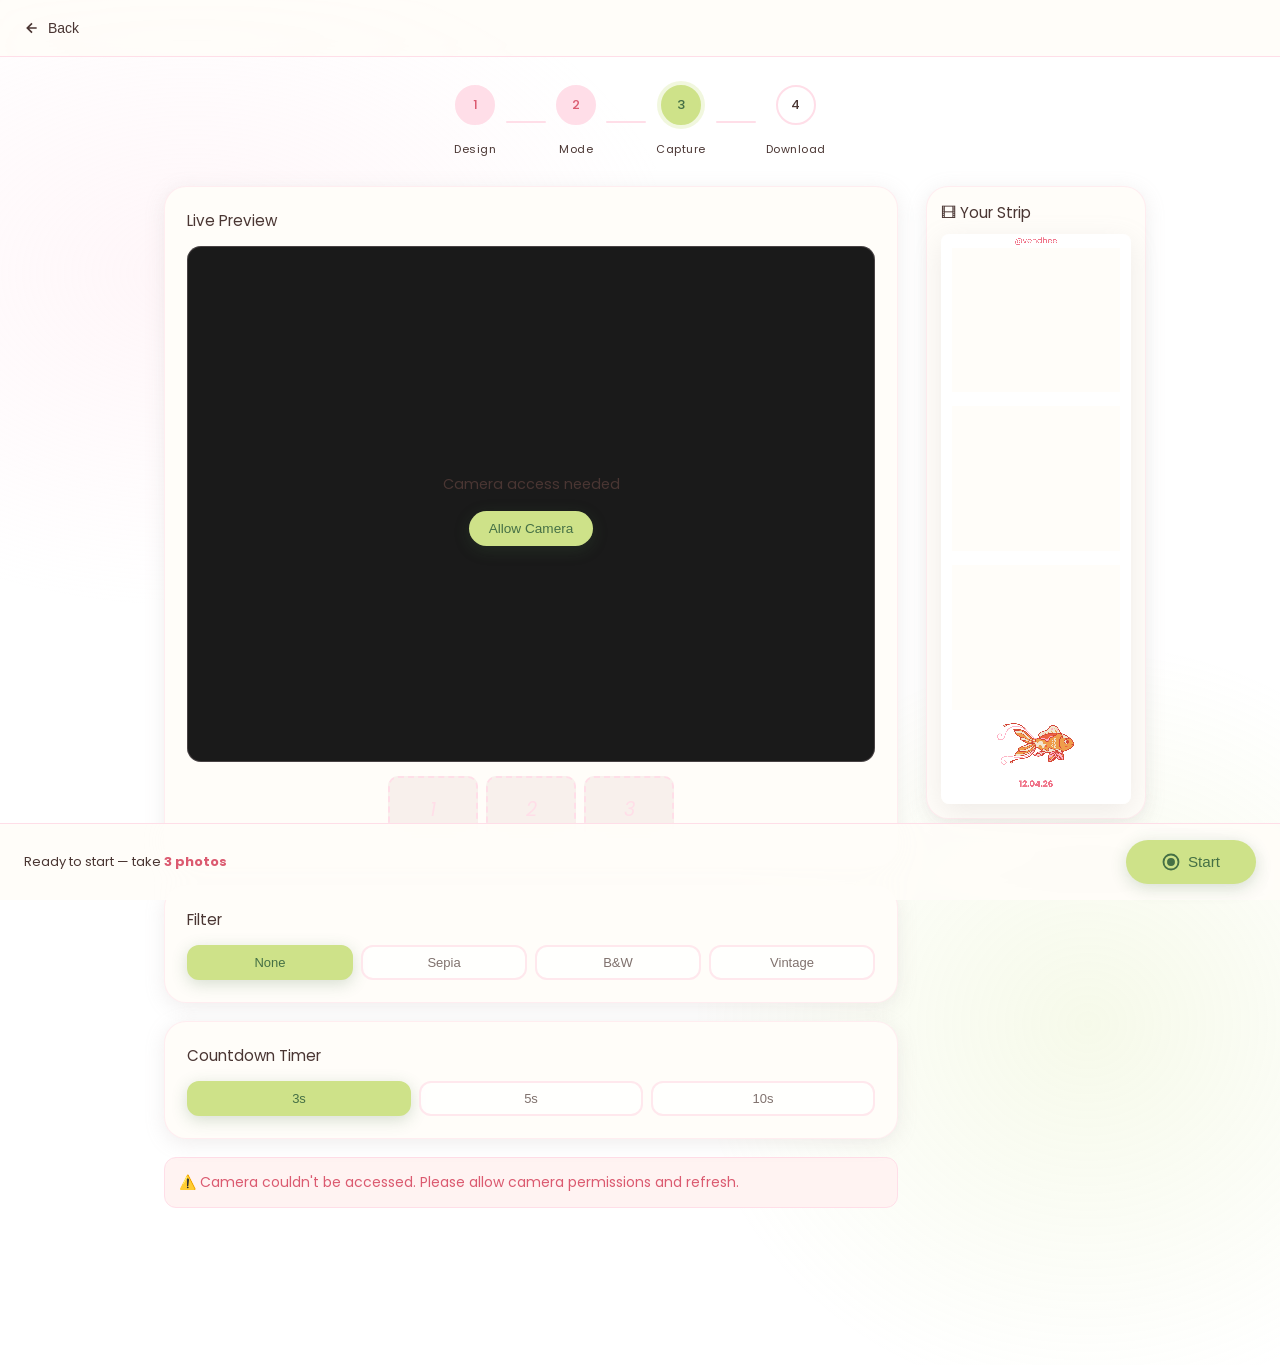
<file: capture.html>
<!doctype html>
<html lang="en">
  <head>
    <meta charset="UTF-8" />
    <meta name="viewport" content="width=device-width, initial-scale=1.0" />
    <title>Capture</title>
    <link
      href="https://fonts.googleapis.com/css2?family=Poppins:ital,wght@0,100;0,200;0,300;0,400;0,500;0,600;0,700;0,800;0,900;1,100;1,200;1,300;1,400;1,500;1,600;1,700;1,800;1,900&display=swap"
      rel="stylesheet"
    />
    <link rel="stylesheet" href="styles/menu.css" />
    <link rel="stylesheet" href="styles/capture.css" />
    <link rel="stylesheet" href="styles/styles.css" />
  </head>
  <body>
    <header>
      <button class="back-btn" onclick="window.location.href = 'mode.html'">
        <svg
          viewBox="0 0 24 24"
          fill="none"
          stroke="currentColor"
          stroke-width="2.5"
        >
          <path d="M19 12H5M12 5l-7 7 7 7" />
        </svg>
        Back
      </button>
    </header>

    <div class="steps-wrapper">
      <div class="step-item">
        <div class="step done">1</div>
        <div class="step-label">Design</div>
      </div>
      <div class="step-line"></div>
      <div class="step-item">
        <div class="step done">2</div>
        <div class="step-label">Mode</div>
      </div>
      <div class="step-line"></div>
      <div class="step-item">
        <div class="step active">3</div>
        <div class="step-label">Capture</div>
      </div>
      <div class="step-line"></div>
      <div class="step-item">
        <div class="step">4</div>
        <div class="step-label">Download</div>
      </div>
    </div>

    <div class="layout">
      <!-- Camera + controls -->
      <div class="camera-section">
        <div class="panel">
          <div class="panel-title">Live Preview</div>
          <div class="camera-wrap" id="camera-wrap">
            <video id="video" autoplay playsinline muted></video>
            <div class="flash" id="flash"></div>
            <div class="countdown-overlay">
              <div class="countdown-num" id="countdown">3</div>
            </div>
            <div class="cam-perms-msg" id="cam-msg" style="display: none">
              <div class="big-icon"></div>
              <p>Camera access needed</p>
              <button
                class="btn-primary"
                onclick="startCamera()"
                style="margin-top: 4px; padding: 10px 20px; font-size: 0.85rem"
              >
                Allow Camera
              </button>
            </div>
          </div>
          <!-- Shot preview row -->
          <div class="shots-row" id="shots-row">
            <div class="shot-slot" id="slot0">
              <div class="shot-num">1</div>
            </div>
            <div class="shot-slot" id="slot1">
              <div class="shot-num">2</div>
            </div>
            <div class="shot-slot" id="slot2">
              <div class="shot-num">3</div>
            </div>
          </div>
        </div>

        <div class="panel">
          <div class="panel-title">Filter</div>
          <div class="filter-row">
            <button
              class="btn-toggle filter-btn active"
              data-filter="none"
              onclick="setFilter('none', this)"
            >
              None
            </button>
            <button
              class="btn-toggle filter-btn"
              data-filter="sepia"
              onclick="setFilter('sepia', this)"
            >
              Sepia
            </button>
            <button
              class="btn-toggle filter-btn"
              data-filter="bw"
              onclick="setFilter('bw', this)"
            >
              B&amp;W
            </button>
            <button
              class="btn-toggle filter-btn"
              data-filter="vintage"
              onclick="setFilter('vintage', this)"
            >
              Vintage
            </button>
          </div>
        </div>

        <div class="panel">
          <div class="panel-title">Countdown Timer</div>
          <div class="timer-row">
            <button
              class="btn-toggle timer-btn active"
              data-sec="3"
              onclick="setTimer(3, this)"
            >
              3s
            </button>
            <button
              class="btn-toggle timer-btn"
              data-sec="5"
              onclick="setTimer(5, this)"
            >
              5s
            </button>
            <button
              class="btn-toggle timer-btn"
              data-sec="10"
              onclick="setTimer(10, this)"
            >
              10s
            </button>
          </div>
        </div>

        <div class="error-notice" id="error-notice">
          ⚠️ Camera couldn't be accessed. Please allow camera permissions and
          refresh.
        </div>
      </div>

      <!-- Strip preview -->
      <div class="preview-section">
        <div class="panel panel-preview" style="padding: 14px">
          <div class="panel-title" style="margin-bottom: 10px">
            🎞 Your Strip
          </div>
          <div class="strip-wrapper" id="strip-wrapper">
            <canvas id="strip-preview-canvas"></canvas>
          </div>
        </div>
      </div>
    </div>

    <!-- Bottom bar -->
    <div class="bottom-bar">
      <div class="shot-status" id="shot-status">
        Ready to start — take <strong>3 photos</strong>
      </div>
      <button class="btn-primary btn-start" id="btn-start">
        <svg
          viewBox="0 0 24 24"
          fill="none"
          stroke="currentColor"
          stroke-width="2.5"
        >
          <circle cx="12" cy="12" r="10" />
          <circle cx="12" cy="12" r="4" fill="currentColor" />
        </svg>
        Start
      </button>
    </div>

    <canvas id="canvas" style="display: none"></canvas>
    <script src="scripts/script.js"></script>
    <script src="scripts/capture.js"></script>
  </body>
</html>
</file>
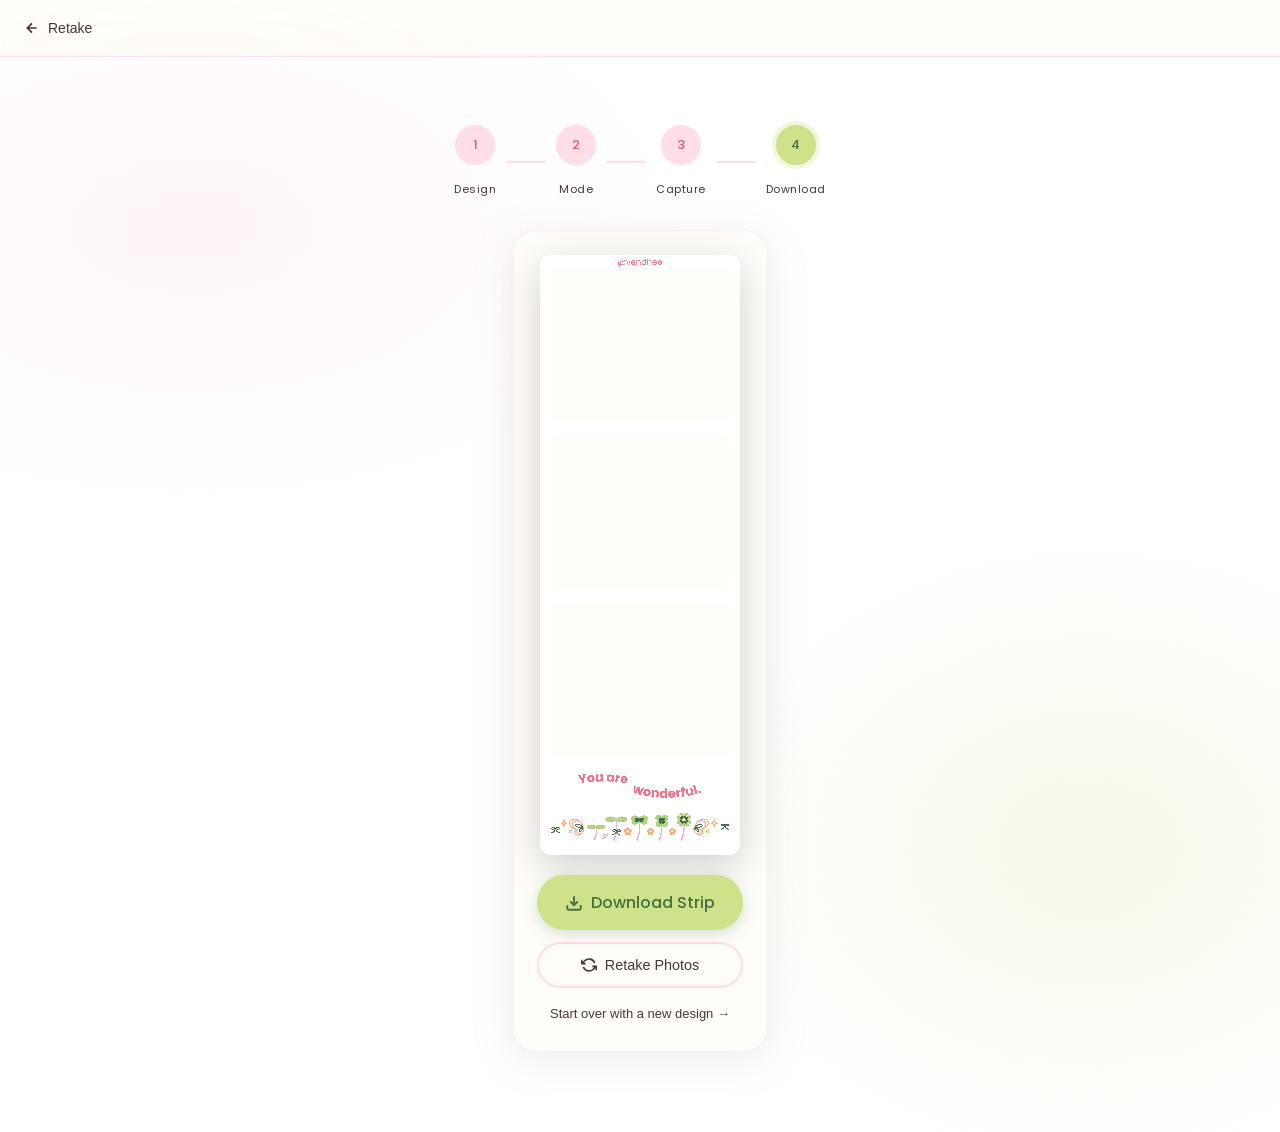
<file: final.html>
<!doctype html>
<html lang="en">
  <head>
    <meta charset="UTF-8" />
    <meta name="viewport" content="width=device-width, initial-scale=1.0" />
    <title>Your Strip</title>
    <link
      href="https://fonts.googleapis.com/css2?family=Poppins:ital,wght@0,100;0,200;0,300;0,400;0,500;0,600;0,700;0,800;0,900;1,100;1,200;1,300;1,400;1,500;1,600;1,700;1,800;1,900&display=swap"
      rel="stylesheet"
    />
    <link rel="stylesheet" href="styles/styles.css" />
    <link rel="stylesheet" href="styles/final.css" />
  </head>
  <body style="opacity: 0; transition: opacity 0.5s ease">
    <header>
      <button class="back-btn" onclick="window.location.href = 'capture.html'">
        <svg
          viewBox="0 0 24 24"
          fill="none"
          stroke="currentColor"
          stroke-width="2.5"
        >
          <path d="M19 12H5M12 5l-7 7 7 7" />
        </svg>
        Retake
      </button>
    </header>

    <main>
      <div class="steps-wrapper">
        <div class="step-item">
          <div class="step done">1</div>
          <div class="step-label">Design</div>
        </div>
        <div class="step-line"></div>
        <div class="step-item">
          <div class="step done">2</div>
          <div class="step-label">Mode</div>
        </div>
        <div class="step-line"></div>
        <div class="step-item">
          <div class="step done">3</div>
          <div class="step-label">Capture</div>
        </div>
        <div class="step-line"></div>
        <div class="step-item">
          <div class="step active">4</div>
          <div class="step-label">Download</div>
        </div>
      </div>

      <div class="strip-card">
        <div class="strip-outer" id="strip-outer">
          <div class="loading-strip" id="loading">
            <div class="spinner"></div>
            <span>Composing your strip…</span>
          </div>
          <canvas id="strip-canvas" style="display: none"></canvas>
        </div>

        <div class="actions">
          <a
            class="btn-primary btn-download"
            id="btn-download"
            href="#"
            download="vendees-booth-strip.png"
          >
            <svg
              viewBox="0 0 24 24"
              fill="none"
              stroke="currentColor"
              stroke-width="2.5"
            >
              <path
                d="M21 15v4a2 2 0 01-2 2H5a2 2 0 01-2-2v-4M7 10l5 5 5-5M12 15V3"
              />
            </svg>
            Download Strip
          </a>
          <button
            class="btn-ghost"
            onclick="window.location.href = 'capture.html'"
          >
            <svg
              viewBox="0 0 24 24"
              fill="none"
              stroke="currentColor"
              stroke-width="2.5"
            >
              <path
                d="M1 4v6h6M23 20v-6h-6M20.49 9A9 9 0 005.64 5.64L1 10M23 14l-4.64 4.36A9 9 0 013.51 15"
              />
            </svg>
            Retake Photos
          </button>
          <button
            class="btn-text"
            onclick="window.location.href = 'index.html'"
          >
            Start over with a new design →
          </button>
        </div>
      </div>
    </main>

    <canvas id="work-canvas" style="display: none"></canvas>
    <script src="scripts/script.js"></script>
    <script src="scripts/final.js"></script>
  </body>
</html>
</file>
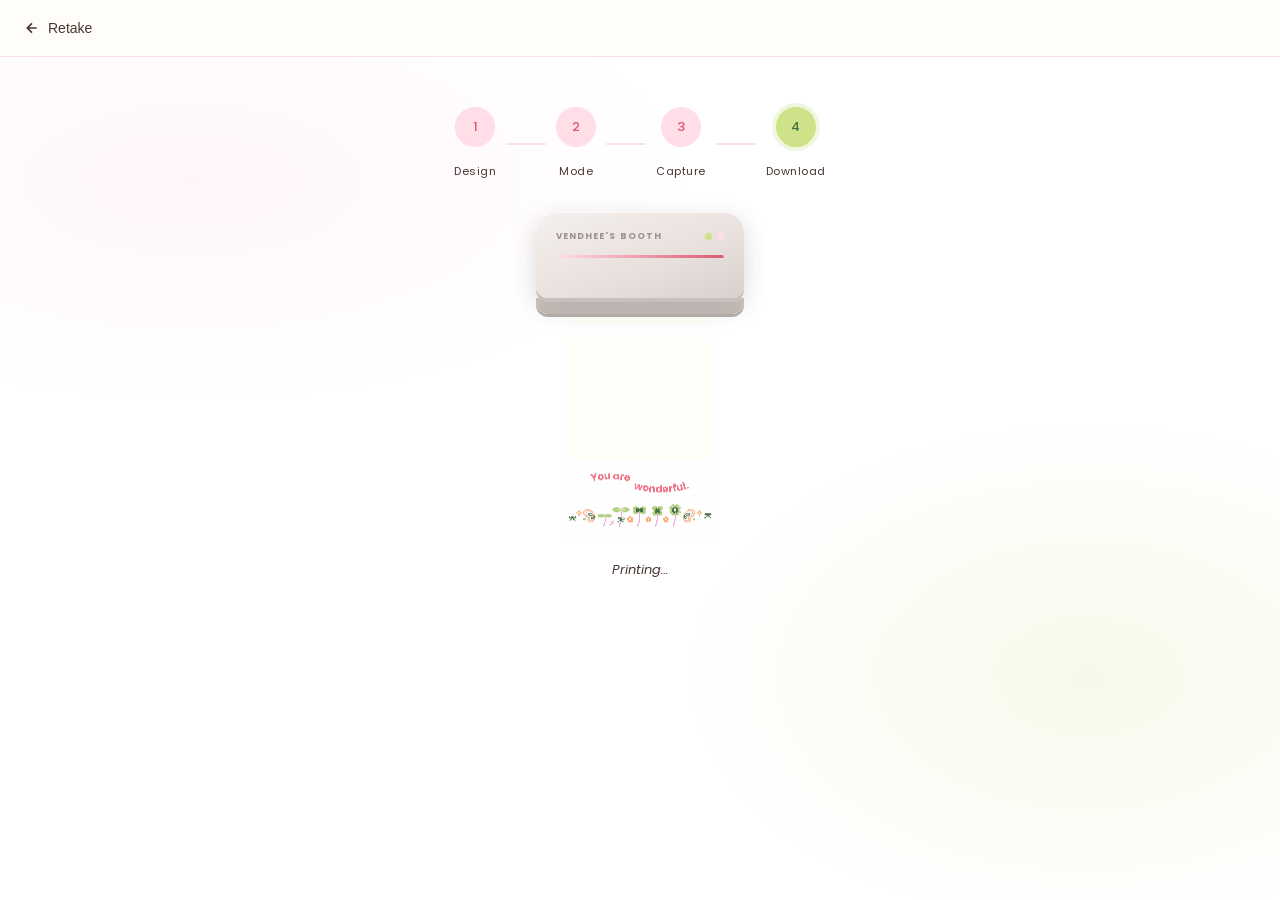
<file: print.html>
<!doctype html>
<html lang="en">
  <head>
    <meta charset="UTF-8" />
    <meta name="viewport" content="width=device-width, initial-scale=1.0" />
    <title>Printing your strip…</title>
    <link
      href="https://fonts.googleapis.com/css2?family=Poppins:ital,wght@0,100;0,200;0,300;0,400;0,500;0,600;0,700;0,800;0,900;1,100;1,200;1,300;1,400;1,500;1,600;1,700;1,800;1,900&display=swap"
      rel="stylesheet"
    />
    <link rel="stylesheet" href="styles/styles.css" />
    <link rel="stylesheet" href="styles/print.css" />
  </head>
  <body>
    <header>
      <button class="back-btn" onclick="window.location.href = 'capture.html'">
        <svg
          viewBox="0 0 24 24"
          fill="none"
          stroke="currentColor"
          stroke-width="2.5"
        >
          <path d="M19 12H5M12 5l-7 7 7 7" />
        </svg>
        Retake
      </button>
    </header>

    <div class="print-scene">
      <div class="steps-wrapper">
        <div class="step-item">
          <div class="step done">1</div>
          <div class="step-label">Design</div>
        </div>
        <div class="step-line"></div>
        <div class="step-item">
          <div class="step done">2</div>
          <div class="step-label">Mode</div>
        </div>
        <div class="step-line"></div>
        <div class="step-item">
          <div class="step done">3</div>
          <div class="step-label">Capture</div>
        </div>
        <div class="step-line"></div>
        <div class="step-item">
          <div class="step active">4</div>
          <div class="step-label">Download</div>
        </div>
      </div>

      <!-- Printer + strip share one container so printer masks the strip -->
      <div class="printer-strip-wrap">
        <!-- Printer machine -->
        <div class="printer-machine" id="printer-machine">
          <div class="printer-body">
            <div class="printer-logo">
              <span class="printer-logo-text">Vendhee's Booth</span>
              <div class="printer-lights">
                <div class="printer-light green" id="light-green"></div>
                <div class="printer-light amber"></div>
              </div>
            </div>
            <div class="printer-progress-track">
              <div class="printer-progress-fill" id="progress-fill"></div>
            </div>
          </div>
          <div class="printer-base"></div>
        </div>

        <!-- Strip emerges here, masked by printer body above -->
        <div class="strip-exit-zone" id="strip-exit-zone">
          <div class="strip-paper" id="strip-paper">
            <canvas id="print-canvas"></canvas>
            <div class="strip-heat" id="strip-heat"></div>
            <div class="strip-tear"></div>
          </div>
        </div>
      </div>
      <!-- /.printer-strip-wrap -->

      <p class="print-status" id="print-status">Warming up the printer…</p>

      <!-- Actions shown after print completes -->
      <div class="done-actions" id="done-actions">
        <a
          class="btn-primary btn-download"
          id="btn-download"
          href="#"
          download="vendees-booth-strip.png"
        >
          <svg
            viewBox="0 0 24 24"
            fill="none"
            stroke="currentColor"
            stroke-width="2.5"
          >
            <path
              d="M21 15v4a2 2 0 01-2 2H5a2 2 0 01-2-2v-4M7 10l5 5 5-5M12 15V3"
            />
          </svg>
          Save Strip
        </a>
        <button
          class="btn-ghost"
          onclick="window.location.href = 'capture.html'"
        >
          <svg
            viewBox="0 0 24 24"
            fill="none"
            stroke="currentColor"
            stroke-width="2.5"
          >
            <path
              d="M1 4v6h6M23 20v-6h-6M20.49 9A9 9 0 005.64 5.64L1 10M23 14l-4.64 4.36A9 9 0 013.51 15"
            />
          </svg>
          Retake Photos
        </button>
        <button class="btn-text" onclick="window.location.href = 'index.html'">
          Start over with a new design →
        </button>
      </div>
    </div>

    <!-- hidden work canvas -->
    <canvas id="work-canvas" style="display: none"></canvas>
    <script src="scripts/script.js"></script>
    <script src="scripts/print.js"></script>
  </body>
</html>
</file>
<file: styles/menu.css>
/* ─── Menu page ───────────────────────────────────────────────────────────────── */

.selected-info {
  font-size: var(--fs-base);
  color: var(--stone-moss);
}
.selected-info strong {
  color: var(--koi-rose);
  font-weight: var(--fw-medium);
}

.grid {
  display: grid;
  height: max-content;
  width: 100%;
  grid-template-columns: repeat(4, 10rem);
  gap: 1.25rem;
  justify-content: center;
  margin-top: var(--space-24);
}

/* Staggered card entrance */
.card {
  cursor: pointer;
  background: var(--koi-mist);
  border-radius: var(--radius-md);
  padding: var(--space-7) var(--space-7) var(--space-9);
  box-shadow: var(--shadow-sm);
  transition: all var(--transition-bounce);
  border: 0.15625rem solid transparent;
  position: relative;
  overflow: hidden;
  opacity: 0;
  animation: card-in 0.45s cubic-bezier(0.34, 1.56, 0.64, 1) forwards;
}

/* JS will set --card-delay via inline style, fallback here */
.card:nth-child(1) {
  animation-delay: 0.05s;
}
.card:nth-child(2) {
  animation-delay: 0.1s;
}
.card:nth-child(3) {
  animation-delay: 0.15s;
}
.card:nth-child(4) {
  animation-delay: 0.2s;
}
.card:nth-child(5) {
  animation-delay: 0.25s;
}
.card:nth-child(6) {
  animation-delay: 0.3s;
}
.card:nth-child(7) {
  animation-delay: 0.35s;
}
.card:nth-child(8) {
  animation-delay: 0.4s;
}

@keyframes card-in {
  from {
    opacity: 0;
    transform: translateY(18px) scale(0.94);
  }
  to {
    opacity: 1;
    transform: translateY(0) scale(1);
  }
}

.card::before {
  content: "";
  position: absolute;
  inset: 0;
  background: linear-gradient(
    135deg,
    rgba(255, 222, 232, 0.18) 0%,
    transparent 60%
  );
  opacity: 0;
  transition: opacity var(--transition-base);
  pointer-events: none;
}
.card:hover::before {
  opacity: 1;
}
.card:hover {
  transform: translateY(-0.375rem) scale(1.025);
  box-shadow: var(--shadow-lg);
  border-color: var(--koi-blush);
}
.card.selected {
  border-color: var(--clover-light);
  box-shadow:
    var(--shadow-md),
    0 0 0 0.25rem rgba(206, 226, 137, 0.25);
  transform: translateY(-0.25rem);
}
.card.selected::before {
  background: linear-gradient(
    135deg,
    rgba(206, 226, 137, 0.18) 0%,
    transparent 60%
  );
  opacity: 1;
}

.card-check {
  position: absolute;
  z-index: 2;
  top: var(--space-3);
  right: var(--space-3);
  width: 1.625rem;
  height: 1.625rem;
  border-radius: var(--radius-circle);
  background: var(--clover-light);
  color: var(--clover-deep);
  display: flex;
  align-items: center;
  justify-content: center;
  font-size: var(--fs-sm);
  opacity: 0;
  transform: scale(0.4) rotate(-30deg);
  transition: all var(--transition-spring);
}
.card.selected .card-check {
  opacity: 1;
  transform: scale(1) rotate(0deg);
}

.template-preview {
  width: 100%;
  aspect-ratio: 1/3;
  object-fit: cover;
  border-radius: var(--radius-sm);
  display: block;
  pointer-events: none;
  background: #f9f1ee;
  transition: transform var(--transition-bounce);
}
.card:hover .template-preview {
  transform: scale(1.03);
}

.card-name {
  font-family: "Betania Patmos In";
  font-size: var(--fs-md);
  text-align: center;
  margin-top: var(--space-5);
  color: var(--pond-soil);
  font-style: italic;
}
.card-tag {
  display: block;
  text-align: center;
  font-size: var(--fs-xxs);
  color: var(--stone-moss);
  letter-spacing: 0.09375rem;
  text-transform: uppercase;
  margin-top: var(--space-1);
}
</file>
<file: styles/capture.css>
/* ─── Capture page ────────────────────────────────────────────────────────────── */

.layout {
  position: relative;
  z-index: 1;
  display: flex;
  gap: var(--space-14);
  padding: var(--space-14) var(--space-12) var(--space-40);
  max-width: 62.5rem;
  margin: 0 auto;
  align-items: flex-start;
}

.camera-section {
  flex: 1;
  min-width: 0;
  margin: 0 auto;
}

/* Panel — animate in with stagger */
.panel {
  background: var(--lotus-white);
  border-radius: var(--radius-lg);
  padding: var(--space-10);
  box-shadow: var(--shadow-sm);
  margin-bottom: var(--space-8);
  border: 0.0625rem solid rgba(255, 222, 232, 0.5);
  opacity: 0;
  animation: card-in 0.45s cubic-bezier(0.34, 1.56, 0.64, 1) forwards;
}
.panel:nth-child(1) {
  animation-delay: 0.1s;
}
.panel:nth-child(2) {
  animation-delay: 0.2s;
}
.panel:nth-child(3) {
  animation-delay: 0.28s;
}
.panel:nth-child(4) {
  animation-delay: 0.34s;
}

.panel-preview {
  width: max-content;
}
.panel-title {
  font-size: var(--fs-lg);
  color: var(--stone-moss);
  margin-bottom: var(--space-6);
  display: flex;
  align-items: center;
  gap: var(--space-3);
}

/* Camera viewport */
.camera-wrap {
  position: relative;
  border-radius: var(--radius-card);
  overflow: hidden;
  background: #1a1a1a;
  aspect-ratio: 4/3;
  box-shadow: inset 0 0 0 1px rgba(255, 222, 232, 0.2);
}
#video {
  width: 100%;
  height: 100%;
  object-fit: cover;
  display: block;
  transform: scaleX(-1);
  transition: filter 0.3s ease;
}

/* Video filter classes */
.video-sepia #video {
  filter: sepia(40%) saturate(1.15) contrast(1) brightness(0.8);
}
.video-bw #video {
  filter: grayscale(100%) sepia(20%) contrast(1.2) brightness(1);
}
.video-vintage #video {
  filter: saturate(0.8) contrast(1.2) brightness(1);
}

/* Camera ring indicator (koi-rose pulse when active) */
.camera-wrap::after {
  content: "";
  position: absolute;
  inset: 0;
  border-radius: var(--radius-card);
  border: 2px solid transparent;
  transition: border-color 0.3s ease;
  pointer-events: none;
  z-index: 2;
}
.camera-wrap.live::after {
  border-color: var(--koi-rose);
  animation: camera-ring 2.5s ease-in-out infinite;
}
@keyframes camera-ring {
  0%,
  100% {
    box-shadow: inset 0 0 0 2px rgba(240, 117, 138, 0.4);
  }
  50% {
    box-shadow: inset 0 0 0 4px rgba(240, 117, 138, 0.15);
  }
}

/* Flash effect */
.flash {
  position: absolute;
  inset: 0;
  background: white;
  opacity: 0;
  pointer-events: none;
  border-radius: var(--radius-card);
  z-index: 10;
}
.flash.go {
  animation: flash-anim 0.5s ease-out forwards;
}
@keyframes flash-anim {
  0% {
    opacity: 0.95;
  }
  100% {
    opacity: 0;
  }
}

/* Countdown overlay */
.countdown-overlay {
  position: absolute;
  inset: 0;
  display: flex;
  align-items: center;
  justify-content: center;
  z-index: 8;
  pointer-events: none;
}
.countdown-num {
  font-size: var(--fs-countdown);
  color: white;
  text-shadow: 0 0.25rem 1.25rem rgba(0, 0, 0, 0.5);
  opacity: 0;
  transform: scale(0.5);
  transition: all var(--transition-spring);
  font-weight: var(--fw-bold);
}
.countdown-num.show {
  opacity: 1;
  transform: scale(1);
  animation: countdown-breathe 0.9s ease-in-out;
}
@keyframes countdown-breathe {
  0% {
    transform: scale(1.3);
  }
  60% {
    transform: scale(0.95);
  }
  100% {
    transform: scale(1);
  }
}

/* Shot thumbnail row */
.shots-row {
  display: flex;
  gap: var(--space-3);
  margin-top: var(--space-6);
  justify-content: center;
}
.shot-slot {
  flex: 1;
  max-width: 5.625rem;
  aspect-ratio: 4/3;
  border-radius: var(--radius-xs);
  border: 0.125rem dashed var(--koi-blush);
  overflow: hidden;
  position: relative;
  background: #f8f0ec;
  transition: all var(--transition-base);
}
.shot-slot.taken {
  border-style: solid;
  border-color: var(--clover-light);
  box-shadow: 0 0 0 3px rgba(206, 226, 137, 0.25);
  animation: slot-pop 0.4s cubic-bezier(0.34, 1.56, 0.64, 1) both;
}
@keyframes slot-pop {
  0% {
    transform: scale(0.88);
  }
  70% {
    transform: scale(1.06);
  }
  100% {
    transform: scale(1);
  }
}
.shot-slot.taken .shot-num {
  display: none;
}
.shot-slot img {
  width: 100%;
  height: 100%;
  object-fit: cover;
  display: block;
}
.shot-slot .delete-photo {
  position: absolute;
  top: 0.35rem;
  right: 0.35rem;
  width: 1.8rem;
  height: 1.8rem;
  padding: 0;
  border: none;
  border-radius: 999px;
  background: rgba(0, 0, 0, 0.45);
  color: #fff;
  font-size: 1.05rem;
  line-height: 1;
  display: flex;
  align-items: center;
  justify-content: center;
  cursor: pointer;
  transition: background 0.2s ease;
  z-index: 2;
}
.shot-slot .delete-photo:hover {
  background: rgba(0, 0, 0, 0.7);
}
.shot-num {
  position: absolute;
  inset: 0;
  display: flex;
  align-items: center;
  justify-content: center;
  font-size: var(--fs-3xl);
  color: var(--koi-blush);
  font-style: italic;
}

/* Filter & timer control rows */
.filter-row {
  display: flex;
  gap: var(--space-3);
  flex-wrap: wrap;
}
.timer-row {
  display: flex;
  gap: var(--space-3);
}

/* Timer active uses koi-blush tint */
.timer-btn.active {
  background: var(--koi-blush);
  border-color: var(--koi-rose);
  color: var(--koi-rose);
}

/* Strip preview sidebar */
.preview-section {
  width: 11.875rem;
  flex-shrink: 0;
}
.strip-wrapper {
  position: relative;
  width: 11.875rem;
}
#strip-preview-canvas {
  width: 100%;
  display: block;
  border-radius: var(--radius-2xs);
  box-shadow: var(--shadow-md);
  image-rendering: crisp-edges;
  transition:
    transform 0.3s ease,
    box-shadow 0.3s ease;
}
#strip-preview-canvas:hover {
  transform: scale(1.02);
  box-shadow: var(--shadow-lg);
}

/* Camera permission message */
.cam-perms-msg {
  display: flex;
  flex-direction: column;
  align-items: center;
  justify-content: center;
  height: 100%;
  gap: var(--space-5);
  color: var(--stone-moss);
  font-size: var(--fs-md);
  text-align: center;
  padding: var(--space-9);
}
.cam-perms-msg .big-icon {
  font-size: 3rem;
}

/* Shot status text */
.shot-status {
  font-size: var(--fs-sm);
  color: var(--stone-moss);
  transition: color 0.3s ease;
}
.shot-status strong {
  color: var(--koi-rose);
}

/* Camera error notice */
.error-notice {
  background: #fff3f2;
  border: 0.0625rem solid var(--koi-blush);
  border-radius: var(--radius-sm);
  padding: var(--space-6);
  font-size: var(--fs-base);
  color: var(--koi-rose);
  display: none;
}

/* Btn-start — koi-rose ring pulse while capturing */
.btn-start {
  touch-action: manipulation;
  -webkit-user-select: none;
  user-select: none;
  -webkit-tap-highlight-color: transparent;
  cursor: pointer;
}
.btn-start.disabled-state {
  opacity: 0.5;
  cursor: not-allowed;
  pointer-events: none;
}
.btn-start.btn-active {
  transform: scale(0.98);
  opacity: 0.9;
}
.btn-start.capturing {
  background: #b0b0b0;
  box-shadow: none;
  cursor: not-allowed;
}
.btn-start:not(.disabled-state):not(.capturing) {
  animation: start-breathe 2.8s ease-in-out infinite;
}
@keyframes start-breathe {
  0%,
  100% {
    box-shadow: var(--shadow-clover);
  }
  50% {
    box-shadow:
      0 0 0 8px rgba(206, 226, 137, 0.18),
      var(--shadow-clover);
  }
}

/* ─── Upload zone (upload mode) ──────────────────────────────────────────────── */

#upload-zone {
  position: absolute;
  inset: 0;
  display: flex;
  align-items: center;
  justify-content: center;
  background: linear-gradient(145deg, #fff8f5 0%, #fff3f7 100%);
  border-radius: inherit;
  cursor: pointer;
  z-index: 5;
  transition: background var(--transition-base);
}
#upload-zone.drag-over {
  background: rgba(206, 226, 137, 0.2);
  outline: 3px dashed var(--clover-light);
  outline-offset: -8px;
}

.upload-zone-inner {
  display: flex;
  flex-direction: column;
  align-items: center;
  gap: var(--space-3);
  padding: var(--space-9);
  text-align: center;
  pointer-events: none;
}

.upload-icon {
  width: 3rem;
  height: 3rem;
  border-radius: var(--radius-circle);
  background: rgba(255, 222, 232, 0.5);
  border: 1.5px solid var(--koi-blush);
  display: flex;
  align-items: center;
  justify-content: center;
  margin-bottom: var(--space-2);
  transition: all var(--transition-spring);
}
.upload-icon svg {
  width: 1.3rem;
  height: 1.3rem;
  stroke: var(--koi-rose);
}
#upload-zone:hover .upload-icon,
#upload-zone.drag-over .upload-icon {
  background: rgba(206, 226, 137, 0.35);
  border-color: var(--clover-light);
  transform: translateY(-2px) scale(1.08);
}
#upload-zone:hover .upload-icon svg,
#upload-zone.drag-over .upload-icon svg {
  stroke: var(--clover-deep);
}

.upload-primary {
  font-size: var(--fs-md);
  font-weight: var(--fw-medium);
  color: var(--pond-soil);
}

.upload-sub {
  font-size: var(--fs-sm);
  color: var(--stone-moss);
}

.upload-count {
  font-size: var(--fs-xs);
  color: var(--koi-rose);
  font-weight: var(--fw-medium);
  letter-spacing: 0.03em;
  margin-top: var(--space-2);
}

.upload-zone-inner.all-done {
  pointer-events: none;
}
.upload-zone-inner.all-done .upload-icon {
  background: rgba(206, 226, 137, 0.4);
  border-color: var(--clover-light);
}
.upload-zone-inner.all-done .upload-icon svg {
  stroke: var(--clover-deep);
}
</file>
<file: styles/styles.css>
/* ─── Reset ──────────────────────────────────────────────────────────────────── */

*,
*::before,
*::after {
  box-sizing: border-box;
  margin: 0;
  padding: 0;
}

/* ─── Design tokens ──────────────────────────────────────────────────────────── */

:root {
  /* Koi × Clover palette */
  --koi-mist: #ffffffd9;
  --koi-blush: #ffdee8;
  --koi-rose: #db5a70;
  --clover-light: #cee289;
  --clover-deep: #457045;
  --pond-soil: #3a2c2a;
  --stone-moss: #4a3633;
  --lotus-white: #fffdf9;
  --pond-shadow: rgba(168, 157, 155, 0.18);

  /* Semantic aliases (keep old names pointing to new palette) */
  --cream: var(--koi-mist);
  --blush: var(--koi-blush);
  --rose: var(--clover-light);
  --deep-rose: var(--koi-rose);
  --deep-clover: var(--clover-deep);
  --text: var(--pond-soil);
  --text-light: var(--stone-moss);
  --white: var(--lotus-white);
  --shadow: var(--pond-shadow);

  /* Font family */
  --font-body: "Poppins", sans-serif;

  /* Font sizes */
  --fs-xxs: 0.625rem;
  --fs-xs: 0.6875rem;
  --fs-sm: 0.8125rem;
  --fs-base: 0.875rem;
  --fs-md: 0.9rem;
  --fs-lg: 0.95rem;
  --fs-xl: 1rem;
  --fs-3xl: 1.2rem;
  --fs-4xl: 1.3rem;
  --fs-countdown: 7rem;

  /* Font weights */
  --fw-normal: 400;
  --fw-medium: 500;
  --fw-bold: 700;

  /* Border radii */
  --radius-pill: 3.125rem;
  --radius-circle: 50%;
  --radius-xl: 1.5rem;
  --radius-lg: 1.375rem;
  --radius-md: 1.25rem;
  --radius-card: 0.875rem;
  --radius-sm: 0.75rem;
  --radius-xs: 0.625rem;
  --radius-2xs: 0.5rem;
  --radius-line: 0.125rem;

  /* Spacing */
  --space-1: 0.25rem;
  --space-2: 0.375rem;
  --space-3: 0.5rem;
  --space-4: 0.625rem;
  --space-5: 0.75rem;
  --space-6: 0.875rem;
  --space-7: 1rem;
  --space-8: 1.125rem;
  --space-9: 1.25rem;
  --space-10: 1.375rem;
  --space-12: 1.5rem;
  --space-14: 1.75rem;
  --space-16: 2rem;
  --space-18: 2.25rem;
  --space-20: 2.5rem;
  --space-24: 3rem;
  --space-28: 3.5rem;
  --space-32: 4rem;
  --space-40: 5rem;

  /* Transitions */
  --transition-fast: 0.2s ease;
  --transition-base: 0.22s ease;
  --transition-bounce: 0.28s cubic-bezier(0.34, 1.56, 0.64, 1);
  --transition-spring: 0.25s cubic-bezier(0.34, 1.56, 0.64, 1);

  /* Shadows — warm rose-toned to match koi palette */
  --shadow-sm: 0 0.25rem 1.25rem var(--pond-shadow);
  --shadow-md: 0 0.5rem 1.75rem var(--pond-shadow);
  --shadow-lg: 0 0.75rem 2.25rem var(--pond-shadow);
  --shadow-xl: 0 0.5rem 2.5rem var(--pond-shadow);
  --shadow-btn: 0 0.25rem 1rem rgba(240, 117, 138, 0.28);
  --shadow-btn-hover: 0 0.5rem 1.5rem rgba(240, 117, 138, 0.42);
  --shadow-clover: 0 0.25rem 1rem rgba(69, 112, 69, 0.22);
}

/* ─── Page-entry animation ───────────────────────────────────────────────────── */

@keyframes page-fade-in {
  from {
    opacity: 0;
    transform: translateY(10px);
  }
  to {
    opacity: 1;
    transform: translateY(0);
  }
}

body {
  font-family: var(--font-body);
  background: var(--koi-mist);
  min-height: 100vh;
  color: var(--text);
  overflow-x: hidden;
  animation: page-fade-in 0.45s ease both;
}

/* Subtle koi-pond petal bg */
body::before {
  content: "";
  position: fixed;
  inset: 0;
  background:
    radial-gradient(
      ellipse 55% 35% at 15% 20%,
      rgba(255, 222, 232, 0.28) 0%,
      transparent 70%
    ),
    radial-gradient(
      ellipse 45% 40% at 85% 75%,
      rgba(206, 226, 137, 0.18) 0%,
      transparent 70%
    );
  pointer-events: none;
  z-index: 0;
}

/* ─── Header ──────────────────────────────────────────────────────────────────── */

header {
  position: relative;
  z-index: 2;
  display: flex;
  align-items: center;
  justify-content: space-between;
  padding: var(--space-9) var(--space-12);
  border-bottom: 0.0625rem solid var(--koi-blush);
  background: rgba(255, 253, 249, 0.88);
  backdrop-filter: blur(0.75rem);
  animation: page-fade-in 0.35s ease both;
}

.logo {
  width: 7rem;
  margin: 0 auto;
  cursor: pointer;
  animation: logo-pop 0.5s cubic-bezier(0.34, 1.56, 0.64, 1) 0.1s both;
}

@keyframes logo-pop {
  from {
    opacity: 0;
    transform: scale(0.82);
  }
  to {
    opacity: 1;
    transform: scale(1);
  }
}

.back-btn {
  display: flex;
  align-items: center;
  gap: var(--space-3);
  background: none;
  border: none;
  cursor: pointer;
  font-size: var(--fs-base);
  color: var(--stone-moss);
  transition:
    color var(--transition-fast),
    gap var(--transition-bounce);
}
.back-btn:hover {
  color: var(--koi-rose);
  gap: var(--space-5);
}
.back-btn svg {
  width: 1rem;
  transition: transform var(--transition-bounce);
}
.back-btn:hover svg {
  transform: translateX(-3px);
}

/* ─── Steps ───────────────────────────────────────────────────────────────────── */

.steps-wrapper {
  display: flex;
  justify-content: center;
  gap: var(--space-4);
  align-items: flex-start;
  margin: var(--space-14) 0 0;
  animation: page-fade-in 0.4s ease 0.1s both;
}
.step-item {
  display: flex;
  flex-direction: column;
  align-items: center;
}
.step {
  width: 2.5rem;
  height: 2.5rem;
  border-radius: var(--radius-circle);
  display: flex;
  align-items: center;
  justify-content: center;
  font-size: var(--fs-sm);
  font-weight: var(--fw-medium);
  border: 0.125rem solid var(--koi-blush);
  color: var(--stone-moss);
  transition: all var(--transition-spring);
}
.step.active {
  background: var(--clover-light);
  border-color: var(--clover-light);
  color: var(--clover-deep);
  box-shadow: 0 0 0 4px rgba(206, 226, 137, 0.28);
  animation: step-pulse 2.4s ease-in-out infinite;
}
@keyframes step-pulse {
  0%,
  100% {
    box-shadow: 0 0 0 4px rgba(206, 226, 137, 0.28);
  }
  50% {
    box-shadow: 0 0 0 8px rgba(206, 226, 137, 0.1);
  }
}
.step.done {
  background: var(--koi-blush);
  border-color: var(--koi-blush);
  color: var(--koi-rose);
}
.step-line {
  width: 2.5rem;
  height: 0.125rem;
  background: var(--koi-blush);
  align-self: center;
  border-radius: var(--radius-line);
}
.step-label {
  font-size: var(--fs-xs);
  text-align: center;
  color: var(--stone-moss);
  margin-top: var(--space-7);
  letter-spacing: 0.03125rem;
}

/* ─── Bottom bar ──────────────────────────────────────────────────────────────── */

.bottom-bar {
  position: sticky;
  bottom: 0;
  left: 0;
  right: 0;
  background: rgba(255, 253, 249, 0.94);
  backdrop-filter: blur(0.875rem);
  border-top: 0.0625rem solid var(--koi-blush);
  padding: var(--space-7) var(--space-12);
  display: flex;
  align-items: center;
  justify-content: space-between;
  z-index: 10;
  animation: slide-up 0.4s cubic-bezier(0.34, 1.56, 0.64, 1) 0.2s both;
}

@keyframes slide-up {
  from {
    transform: translateY(100%);
    opacity: 0;
  }
  to {
    transform: translateY(0);
    opacity: 1;
  }
}

/* ─── Button components ───────────────────────────────────────────────────────── */

/* Primary — clover-light bg, clover-deep text. Hover → koi-rose */
.btn-primary {
  background: var(--clover-light);
  color: var(--clover-deep);
  border: none;
  padding: 0.8125rem 2.25rem;
  border-radius: var(--radius-pill);
  font-size: var(--fs-lg);
  font-weight: var(--fw-medium);
  cursor: pointer;
  display: flex;
  align-items: center;
  justify-content: center;
  gap: var(--space-3);
  transition: all var(--transition-base);
  box-shadow: var(--shadow-clover);
  text-decoration: none;
  position: relative;
  overflow: hidden;
}
.btn-primary::after {
  content: "";
  position: absolute;
  inset: 0;
  background: rgba(255, 255, 255, 0);
  transition: background var(--transition-fast);
  border-radius: inherit;
}
.btn-primary:hover:not(:disabled)::after {
  background: rgba(255, 255, 255, 0.12);
}
.btn-primary:hover:not(:disabled) {
  background: var(--koi-rose);
  color: var(--lotus-white);
  transform: translateY(-0.15rem);
  box-shadow: var(--shadow-btn-hover);
}
.btn-primary:active:not(:disabled) {
  transform: translateY(0) scale(0.97);
}
.btn-primary:disabled {
  background: #ddd;
  color: #5c5c5c;
  box-shadow: none;
  cursor: not-allowed;
}
.btn-primary svg {
  width: 1.125rem;
  height: 1.125rem;
  flex-shrink: 0;
  transition: transform var(--transition-bounce);
}
.btn-primary:hover:not(:disabled) svg {
  transform: translateX(3px);
}

/* Ghost button */
.btn-ghost {
  background: transparent;
  color: var(--stone-moss);
  border: 0.125rem solid var(--koi-blush);
  padding: 0.8125rem 1.75rem;
  border-radius: var(--radius-pill);
  font-size: var(--fs-md);
  cursor: pointer;
  display: flex;
  align-items: center;
  justify-content: center;
  gap: var(--space-3);
  transition: all var(--transition-base);
  width: 100%;
}
.btn-ghost:hover {
  border-color: var(--clover-light);
  color: var(--clover-deep);
  background: rgba(206, 226, 137, 0.12);
}
.btn-ghost:active {
  transform: scale(0.97);
}
.btn-ghost svg {
  width: 1rem;
  flex-shrink: 0;
  transition: transform var(--transition-bounce);
}
.btn-ghost:hover svg {
  transform: rotate(-20deg);
}

/* Text button */
.btn-text {
  background: transparent;
  color: var(--stone-moss);
  border: none;
  padding: var(--space-2);
  font-size: var(--fs-sm);
  cursor: pointer;
  text-align: center;
  width: 100%;
  transition: color var(--transition-fast);
}
.btn-text:hover {
  color: var(--koi-rose);
}

/* Toggle button */
.btn-toggle {
  flex: 1;
  padding: var(--space-3) var(--space-2);
  border-radius: var(--radius-sm);
  border: 0.125rem solid var(--koi-blush);
  background: #fff;
  cursor: pointer;
  font-size: var(--fs-sm);
  color: var(--stone-moss);
  transition: all var(--transition-bounce);
  text-align: center;
  font-weight: var(--fw-normal);
  opacity: 0.7;
}
.btn-toggle:hover:not(.active) {
  border-color: var(--koi-rose);
  color: var(--koi-rose);
  opacity: 1;
  transform: translateY(-1px);
}
.btn-toggle.active {
  background: var(--clover-light);
  border-color: var(--clover-light);
  color: var(--clover-deep);
  font-weight: var(--fw-medium);
  box-shadow: var(--shadow-clover);
  opacity: 1;
}
.btn-toggle:disabled {
  opacity: 0.4;
  cursor: not-allowed;
  background: #f0f0f0;
  border-color: #d0d0d0;
  color: #999;
}
.btn-toggle:disabled:hover {
  transform: none;
  border-color: #d0d0d0;
  color: #999;
}

/* ─── Page-specific button modifiers ─────────────────────────────────────────── */

.btn-next {
  letter-spacing: 0.01875rem;
}

.btn-start.capturing {
  background: #b0b0b0;
  box-shadow: none;
  cursor: not-allowed;
}

.btn-download {
  width: 100%;
  padding: 0.9375rem 1.75rem;
  font-size: var(--fs-xl);
}

@media (max-width: 62rem) {
  .grid {
    grid-template-columns: repeat(3, 10rem);
  }
  .layout {
    width: 90%;
  }
}

@media (max-width: 45rem) {
  .layout {
    flex-direction: column;
  }
  .preview-section {
    width: 100%;
    display: flex;
    justify-content: center;
  }
  .strip-wrapper {
    width: 10rem;
  }
  .grid {
    grid-template-columns: repeat(2, 10rem);
  }
}

@media (max-width: 25rem) {
  html {
    font-size: 12px;
  }

  .btn-toggle {
    padding: 0.6rem 1.25rem;
  }
}
</file>
<file: styles/final.css>
/* ─── Final page ──────────────────────────────────────────────────────────────── */

main {
  position: relative;
  z-index: 1;
  padding: var(--space-20) var(--space-12) var(--space-40);
  display: flex;
  flex-direction: column;
  align-items: center;
  gap: var(--space-16);
}

.strip-card {
  background: var(--lotus-white);
  border-radius: var(--radius-xl);
  padding: var(--space-12);
  box-shadow: var(--shadow-xl);
  display: flex;
  flex-direction: column;
  align-items: center;
  gap: var(--space-9);
  border: 0.0625rem solid rgba(255, 222, 232, 0.5);
  animation: card-in 0.5s cubic-bezier(0.34, 1.56, 0.64, 1) 0.15s both;
}

.strip-outer {
  position: relative;
  width: 12.5rem;
  border-radius: var(--radius-xs);
  overflow: hidden;
  box-shadow: 0 0.75rem 2.5rem rgba(0, 0, 0, 0.18);
  transition:
    transform 0.35s cubic-bezier(0.34, 1.56, 0.64, 1),
    box-shadow 0.35s ease;
}
.strip-outer:hover {
  transform: scale(1.03) rotate(-0.5deg);
  box-shadow:
    0 1.25rem 3.5rem rgba(0, 0, 0, 0.22),
    0 0 0 4px var(--koi-blush);
}

/* Strip reveal animation once canvas is shown */
#strip-canvas {
  display: block;
  width: 100%;
  border-radius: var(--radius-xs);
  image-rendering: crisp-edges;
}
#strip-canvas.revealed {
  animation: strip-reveal 0.6s cubic-bezier(0.34, 1.56, 0.64, 1) both;
}
@keyframes strip-reveal {
  from {
    opacity: 0;
    transform: translateY(12px) scale(0.95);
  }
  to {
    opacity: 1;
    transform: translateY(0) scale(1);
  }
}

.loading-strip {
  width: 12.5rem;
  height: 37.5rem;
  display: flex;
  align-items: center;
  justify-content: center;
  flex-direction: column;
  gap: var(--space-5);
  background: #f9f1ee;
  border-radius: var(--radius-xs);
  color: var(--stone-moss);
  font-size: var(--fs-md);
  font-style: italic;
}

.spinner {
  width: 2.25rem;
  height: 2.25rem;
  border: 0.1875rem solid var(--koi-blush);
  border-top-color: var(--koi-rose);
  border-radius: 50%;
  animation: spin 0.8s linear infinite;
}
@keyframes spin {
  to {
    transform: rotate(360deg);
  }
}

.actions {
  display: flex;
  flex-direction: column;
  gap: var(--space-5);
  width: 100%;
  animation: card-in 0.45s ease 0.5s both;
}
</file>
<file: styles/print.css>
/* ─── Print page ──────────────────────────────────────────────────────────────── */

.print-scene {
  position: relative;
  z-index: 1;
  display: flex;
  flex-direction: column;
  align-items: center;
  justify-content: flex-start;
  padding: var(--space-14) var(--space-12) var(--space-40);
  gap: 0;
  min-height: calc(100vh - 4rem);
}

/* Steps override for print page */
.print-scene .steps-wrapper {
  margin-top: var(--space-10);
}

@keyframes printer-settle {
  from {
    opacity: 0;
    transform: translateY(-20px) scale(0.92);
  }
  to {
    opacity: 1;
    transform: translateY(0) scale(1);
  }
}

.printer-body {
  background: linear-gradient(160deg, #f5f0ee 0%, #e8e0dc 60%, #d8d0cc 100%);
  border-radius: 1.25rem 1.25rem 0.75rem 0.75rem;
  padding: 1.125rem 1.25rem 2.5rem;
  box-shadow:
    0 0.25rem 0 #c8c0bc,
    0 0.5rem 1.5rem rgba(58, 44, 42, 0.18),
    inset 0 1px 0 rgba(255, 255, 255, 0.7);
  position: relative;
}

.printer-logo {
  display: flex;
  align-items: center;
  justify-content: space-between;
  margin-bottom: 0.75rem;
}
.printer-logo-text {
  font-size: 0.55rem;
  font-weight: 700;
  letter-spacing: 0.12em;
  color: #a09090;
  text-transform: uppercase;
}
.printer-lights {
  display: flex;
  gap: 0.3rem;
}
.printer-light {
  width: 0.45rem;
  height: 0.45rem;
  border-radius: 50%;
  background: var(--koi-blush);
}
.printer-light.green {
  background: var(--clover-light);
  animation: light-blink 1.4s ease-in-out infinite;
}
.printer-light.amber {
  background: var(--koi-blush);
}
@keyframes light-blink {
  0%,
  100% {
    opacity: 1;
    box-shadow: 0 0 4px rgba(168, 212, 168, 0.5);
  }
  50% {
    opacity: 0.35;
    box-shadow: none;
  }
}

.printer-base {
  background: linear-gradient(180deg, #d0c8c4 0%, #c4bcb8 100%);
  height: 1rem;
  border-radius: 0 0 0.75rem 0.75rem;
  box-shadow: 0 3px 0 #b8b0ac;
}

/* Wrapper that holds both printer and the emerging strip */
.printer-strip-wrap {
  position: relative;
  width: 13rem;
  margin-top: var(--space-16);
  display: flex;
  flex-direction: column;
  align-items: center;
}

/* Printer sits on top, covers the hidden part of the strip */
.printer-machine {
  position: relative;
  z-index: 2;
  width: 13rem;
  flex-shrink: 0;
  animation: printer-settle 0.6s cubic-bezier(0.34, 1.56, 0.64, 1) 0.2s both;
}

/* Strip container — starts at 0 height; JS expands it as strip slides out */
.strip-exit-zone {
  position: relative;
  z-index: -1;
  width: 10rem;
  height: 0;
  overflow: hidden;
  margin-top: 0;
}

.strip-paper {
  z-index: 99;
  width: 10rem;
  position: relative;
  border-radius: 0 0 0.375rem 0.375rem;
  background: #fffef9;
  overflow: hidden;
  box-shadow: 2px 8px 22px rgba(58, 44, 42, 0.25);
  will-change: transform;
  transform: translateY(0);
}

/* Subtle feed-line texture on paper (horizontal scan-lines) */
.strip-paper::before {
  content: "";
  position: absolute;
  inset: 0;
  background: repeating-linear-gradient(
    180deg,
    transparent 0px,
    transparent 5px,
    rgba(0, 0, 0, 0.012) 5px,
    rgba(0, 0, 0, 0.012) 6px
  );
  pointer-events: none;
  z-index: 2;
}

#print-canvas {
  display: block;
  width: 100%;
  image-rendering: crisp-edges;
}

/* Perforated tear edge at bottom */
.strip-tear {
  height: 0.75rem;
  background: repeating-linear-gradient(
    90deg,
    #fff 0px,
    #fff 4px,
    transparent 4px,
    transparent 7px
  );
  border-top: 1px dashed rgba(58, 44, 42, 0.15);
  opacity: 0;
  animation: tear-appear 0.3s ease 1.5s forwards;
}
@keyframes tear-appear {
  to {
    opacity: 1;
  }
}

/* Print progress bar inside printer */
.printer-progress-track {
  height: 0.1875rem;
  background: rgba(255, 255, 255, 0.3);
  border-radius: 2px;
  margin-top: 0.625rem;
  overflow: hidden;
}
.printer-progress-fill {
  height: 100%;
  width: 0%;
  background: linear-gradient(90deg, var(--koi-blush), var(--koi-rose));
  border-radius: 2px;
  animation: progress-fill 2s linear forwards;
  animation-play-state: paused;
}
@keyframes progress-fill {
  from {
    width: 0%;
  }
  to {
    width: 100%;
  }
}

/* Motor buzz — active only while JS has .printing on the machine */
.printer-machine.printing .printer-body {
  animation: motor-buzz 0.05s ease-in-out infinite;
}
@keyframes motor-buzz {
  0%,
  100% {
    transform: translateX(0);
  }
  25% {
    transform: translateX(1px);
  }
  75% {
    transform: translateX(-1px);
  }
}

.print-status {
  margin-top: var(--space-10);
  font-size: var(--fs-sm);
  color: var(--stone-moss);
  font-style: italic;
  text-align: center;
  animation: page-fade-in 0.4s ease 0.5s both;
  min-height: 1.4rem;
  transition: opacity 0.3s ease;
}
.print-status strong {
  color: var(--koi-rose);
  font-style: normal;
}

.done-actions {
  display: flex;
  flex-direction: column;
  align-items: center;
  gap: var(--space-5);
  opacity: 0;
  transform: translateY(10px);
  transition:
    opacity 0.5s ease,
    transform 0.5s cubic-bezier(0.34, 1.56, 0.64, 1);
  pointer-events: none;
  margin-top: var(--space-10);
}
.done-actions.visible {
  opacity: 1;
  transform: translateY(0);
  pointer-events: auto;
}

/* Strip glow when done */
.strip-paper.done {
  box-shadow:
    2px 6px 18px rgba(58, 44, 42, 0.22),
    0 0 0 3px var(--koi-blush);
  animation: strip-glow 1s ease-in-out infinite;
}
@keyframes strip-glow {
  0%,
  100% {
    box-shadow:
      2px 6px 18px rgba(58, 44, 42, 0.22),
      0 0 0 3px rgba(255, 222, 232, 0.5);
  }
  50% {
    box-shadow:
      2px 6px 24px rgba(58, 44, 42, 0.28),
      0 0 0 5px rgba(255, 222, 232, 0.8);
  }
}

/* Confetti petals on done */
.petal {
  position: fixed;
  width: 0.5rem;
  height: 0.75rem;
  border-radius: 50% 50% 50% 50% / 60% 60% 40% 40%;
  opacity: 0;
  pointer-events: none;
  z-index: 20;
  animation: petal-fall 1s ease-out forwards;
}
@keyframes petal-fall {
  0% {
    opacity: 0.9;
    transform: translateY(0) rotate(0deg);
  }
  100% {
    opacity: 0;
    transform: translateY(60vh) rotate(360deg);
  }
}
</file>
